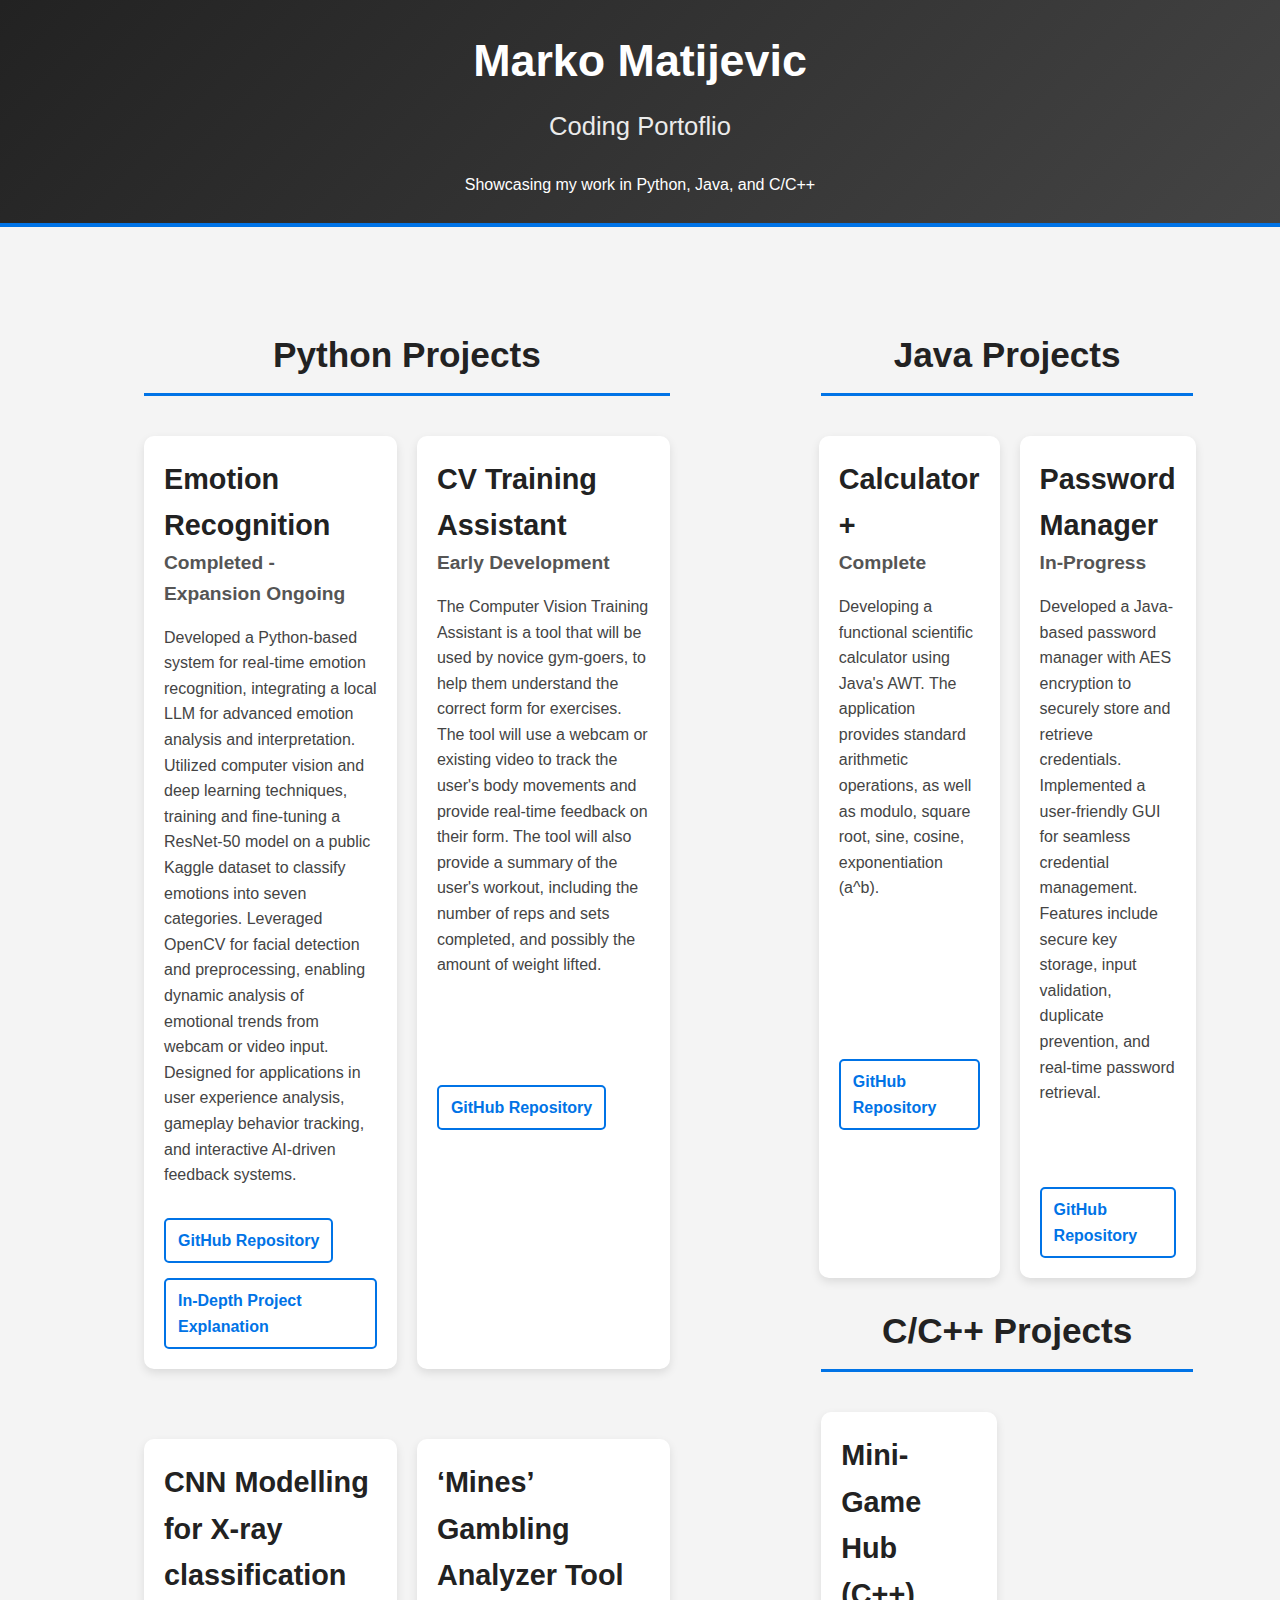
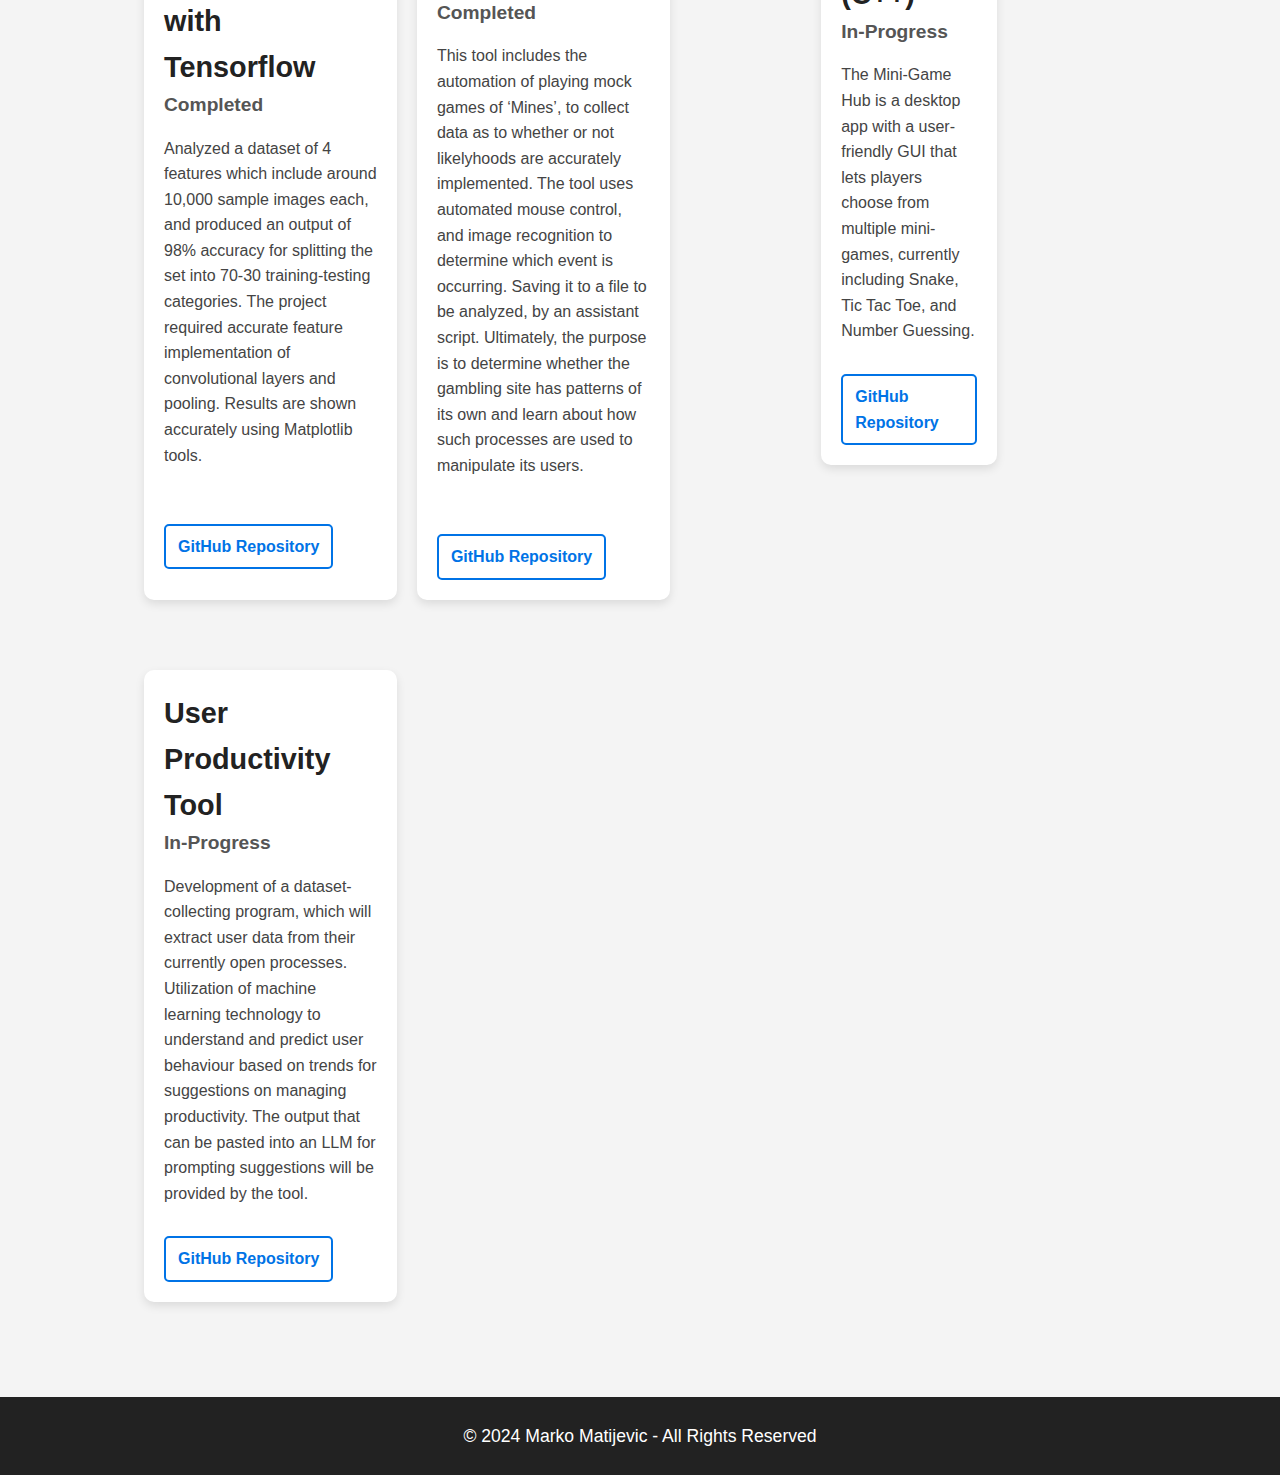
<file: index.html>
<!DOCTYPE html>
<html lang="en">
<head>
    <meta charset="UTF-8">
    <meta name="viewport" content="width=device-width, initial-scale=1.0">
    <title>Portfolio - Marko Matijevic</title>
    <link rel="stylesheet" href="styles.css">
</head>
<body>
    <header>
        <h1>Marko Matijevic</h1>
        <h2>Coding Portoflio</h2>
        <p><br />Showcasing my work in Python, Java, and C/C++</p>

    </header>

    <!-- <nav>
        <ul>
            <li><a href="#java-projects">Java</a></li>
            <li><a href="#cpp-projects">C/C++</a></li>
            <li><a href="#python-projects">Python</a></li>
            <li><a href="#about">About</a></li>
            <li><a href="#contact">Contact</a></li>
        </ul>
    </nav>-->

    <main>
        <div class="project-container">
            <section class="project-section">
                <h2>Python Projects</h2>
                <div class="Main-Projects">
                    <div class="project">
                        <h3>Emotion Recognition</h3>
                        <h4>Completed - Expansion Ongoing</h4>
                        <p>
                            Developed a Python-based system for real-time emotion recognition, integrating a local LLM for advanced emotion analysis and interpretation.
                            Utilized computer vision and deep learning techniques, training and fine-tuning a ResNet-50 model on a public Kaggle dataset to classify emotions 
                            into seven categories. Leveraged OpenCV for facial detection and preprocessing, enabling dynamic analysis of emotional trends from webcam or video input.
                            Designed for applications in user experience analysis, gameplay behavior tracking, and interactive AI-driven feedback systems.

                        </p>
                        <a href="https://github.com/marko-604/Emotion-Recognition" target="_blank">GitHub Repository</a>
                        <a href="Emotion-Landing.html">In-Depth Project Explanation </a>


                    </div>

                    <div class="project">
                        <h3>CV Training Assistant</h3>
                        <h4>Early Development</h4>
                        <p>
                            The Computer Vision Training Assistant is a tool that will be used by novice gym-goers, to help them understand the correct form for exercises.
                            The tool will use a webcam or existing video to track the user's body movements and provide real-time feedback on their form.
                            The tool will also provide a summary of the user's workout, including the number of reps and sets completed, and possibly the amount of weight lifted.<br /><br /><br /><br />

                        </p>
                        <a href="https://github.com/marko-604/TrainingAssistant" target="_blank">GitHub Repository</a>

                    </div>


                    <div class="project">
                        <h3>
                            CNN Modelling for X-ray classification with
                            Tensorflow
                        </h3>
                        <h4>Completed</h4>

                        <p>
                            Analyzed a dataset of 4 features which include
                            around 10,000 sample images each, and produced
                            an output of 98% accuracy for splitting the set
                            into 70-30 training-testing categories. The project
                            required accurate feature implementation of
                            convolutional layers and pooling. Results are shown
                            accurately using Matplotlib tools.<br /><br />
                        </p>
                        <a href="https://github.com/marko-604/CNN-Modelling-for-X-ray-classification-with-Tensorflow" target="_blank">GitHub Repository</a>
                    </div>

                    <div class="project">
                        <h3>‘Mines’ Gambling Analyzer Tool</h3>
                        <h4>Completed</h4>
                        <p>
                            This tool includes the automation of playing mock games of ‘Mines’, to collect data as to whether or not likelyhoods are accurately implemented.
                            The tool uses automated mouse control, and image recognition to determine which event is occurring. Saving it to a file to be analyzed, by an assistant script.
                            Ultimately, the purpose is to determine whether the gambling site has patterns of its own and learn about how such processes are used to manipulate its users.<br /><br />
                        </p>
                        <a href="https://github.com/marko-604/AutomaticMiningTool" target="_blank">GitHub Repository</a>

                    </div>

                    <div class="project">
                        <h3>User Productivity Tool</h3>
                        <h4>In-Progress</h4>
                        <p>
                            Development of a dataset-collecting program, which will
                            extract user data from their currently open processes.
                            Utilization of machine learning technology to understand
                            and predict user behaviour based on trends for
                            suggestions on managing productivity. The output that
                            can be pasted into an LLM for prompting suggestions
                            will be provided by the tool.
                        </p>
                        <a href="https://github.com/marko-604/Window_TrackingProject_MPP-s" target="_blank">GitHub Repository</a>

                    </div>
<br />
                </div>
            </section>

            <div class="secondary">
                <!-- Java Projects Section -->
                    <h2>Java Projects</h2>
                    <div class="project-grid">
                        <div class="project">
                            <h3>Calculator +</h3>
                            <h4>Complete</h4>
                            <p>
                                Developing a functional scientific calculator using Java's AWT.
                                The application provides standard arithmetic operations, as well as modulo, square root,
                                sine, cosine, exponentiation (a^b).<br /><br /><br /><br /><br /><br />
                            </p>
                            <a href="https://github.com/marko-604/Calculator_Plus" target="_blank">GitHub Repository</a>
                        </div>
                        <div class="project">
                            <h3>Password Manager</h3>
                            <h4>In-Progress</h4>

                            <p>
                                Developed a Java-based password manager with AES encryption to securely store and retrieve credentials.
                                Implemented a user-friendly GUI for seamless credential management. Features include secure key storage,
                                input validation, duplicate prevention, and real-time password retrieval.<br /><br /><br />
                            </p>
                            <a href="https://github.com/marko-604/PasswordManager" target="_blank">GitHub Repository</a>
                        </div>
                    </div>

                <!-- C/C++ Projects Section -->
                    <h2>C/C++ Projects</h2>
                    <div class="project-grid">
                        <div class="project">
                            <h3>Mini-Game Hub (C++)</h3>
                            <h4>In-Progress</h4>
                            <p>
                                The Mini-Game Hub is a desktop app with a user-friendly GUI that lets players choose from
                                multiple mini-games, currently including Snake, Tic Tac Toe, and Number Guessing.
                            </p>
                            <a href="https://github.com/marko-604/Mini-Game-Hub" target="_blank">GitHub Repository</a>
                        </div>
                    </div>

            </div>
        </div>
    </main>

    <footer>
        <p>&copy; 2024 Marko Matijevic - All Rights Reserved</p>
    </footer>
</body>
</html>
</file>
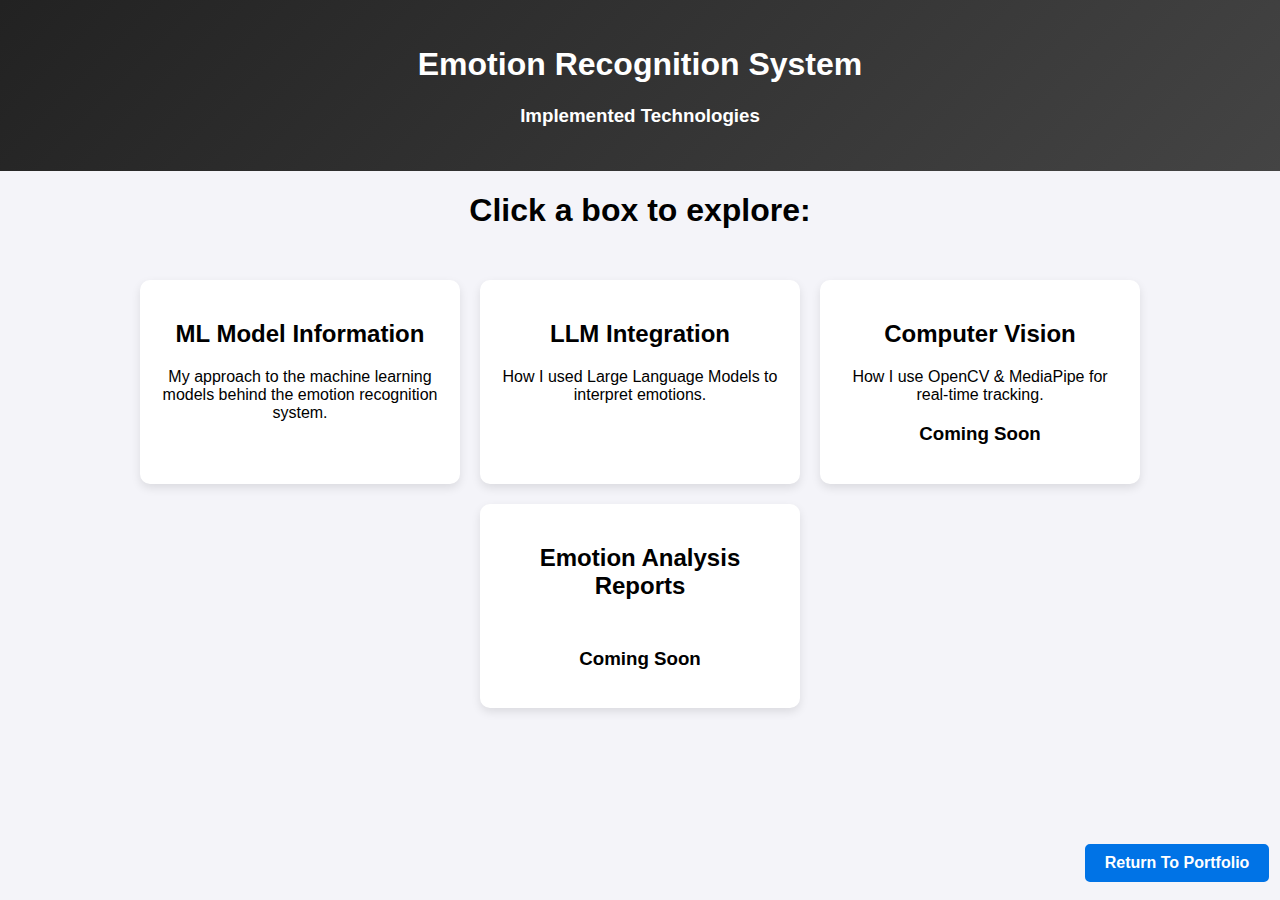
<file: Emotion-Landing.html>
﻿<!DOCTYPE html>
<html lang="en">
<head>
    <meta charset="UTF-8">
    <meta name="viewport" content="width=device-width, initial-scale=1.0">
    <title>Emotion Recognition </title>
    <link rel="stylesheet" href="emo-landing.css">
</head>
<body>
    <header>
        <h1>Emotion Recognition System</h1>
        <h3>Implemented Technologies</h3>
    </header>

    <h1>Click a box to explore:</h1>

    <section class="container">
        <div class="card" onclick="location.href='emotionReco.html'">
            <h2>ML Model Information</h2>
            <p>My approach to the machine learning models behind the emotion recognition system.</p>
        </div>

        <div class="card" onclick="location.href='llm-integration.html'">
            <h2>LLM Integration</h2>
            <p>How I used Large Language Models to interpret emotions.</p>
        </div>

        <div class="card" onclick="location.href='computer-vision.html'">
            <h2>Computer Vision</h2>
            <p>How I use OpenCV & MediaPipe for real-time tracking.</p>
            <h3>Coming Soon</h3>
        </div>

        <div class="card" onclick="location.href='emotion-reports.html'">
            <h2>Emotion Analysis Reports<br /><br /></h2>
            <h3>Coming Soon</h3>
        </div>
    </section>
    <div id="return">

        <a href="index.html">Return To Portfolio</a>


    </div>
</body>
</html>
</file>
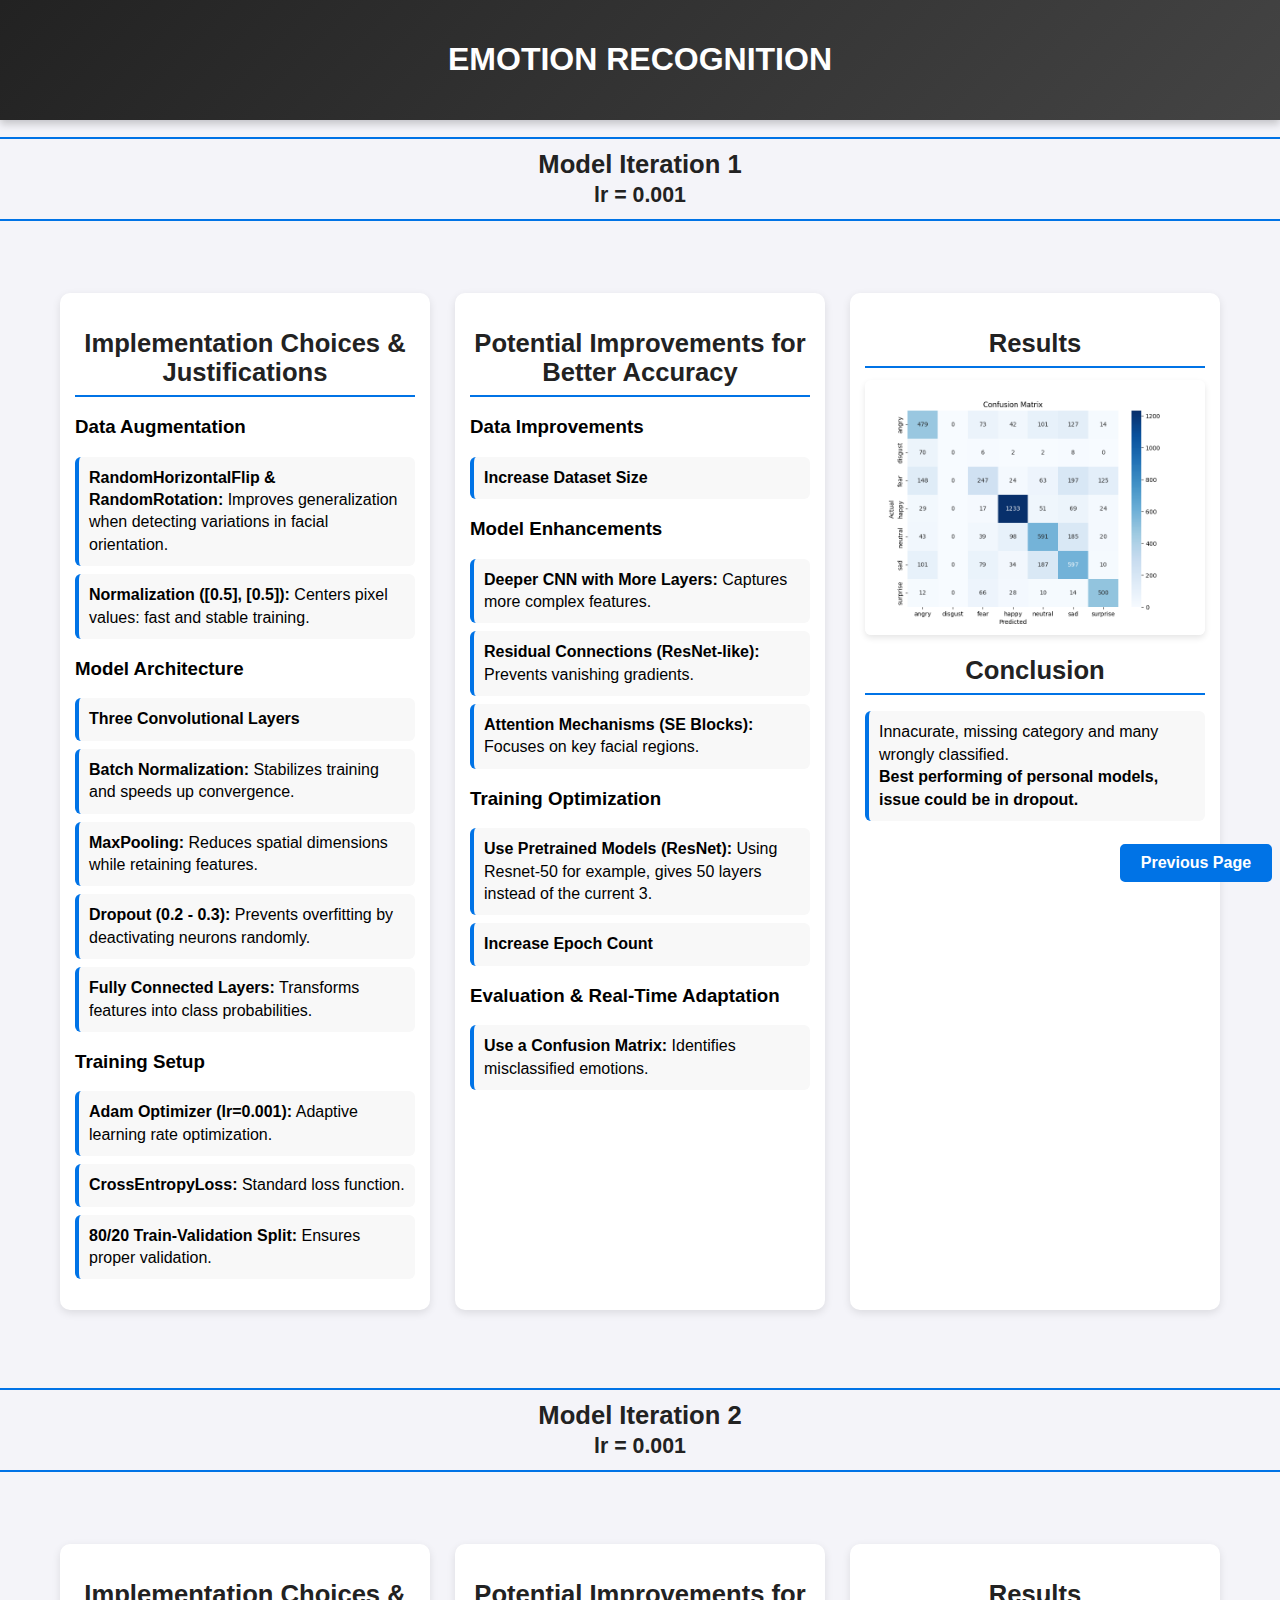
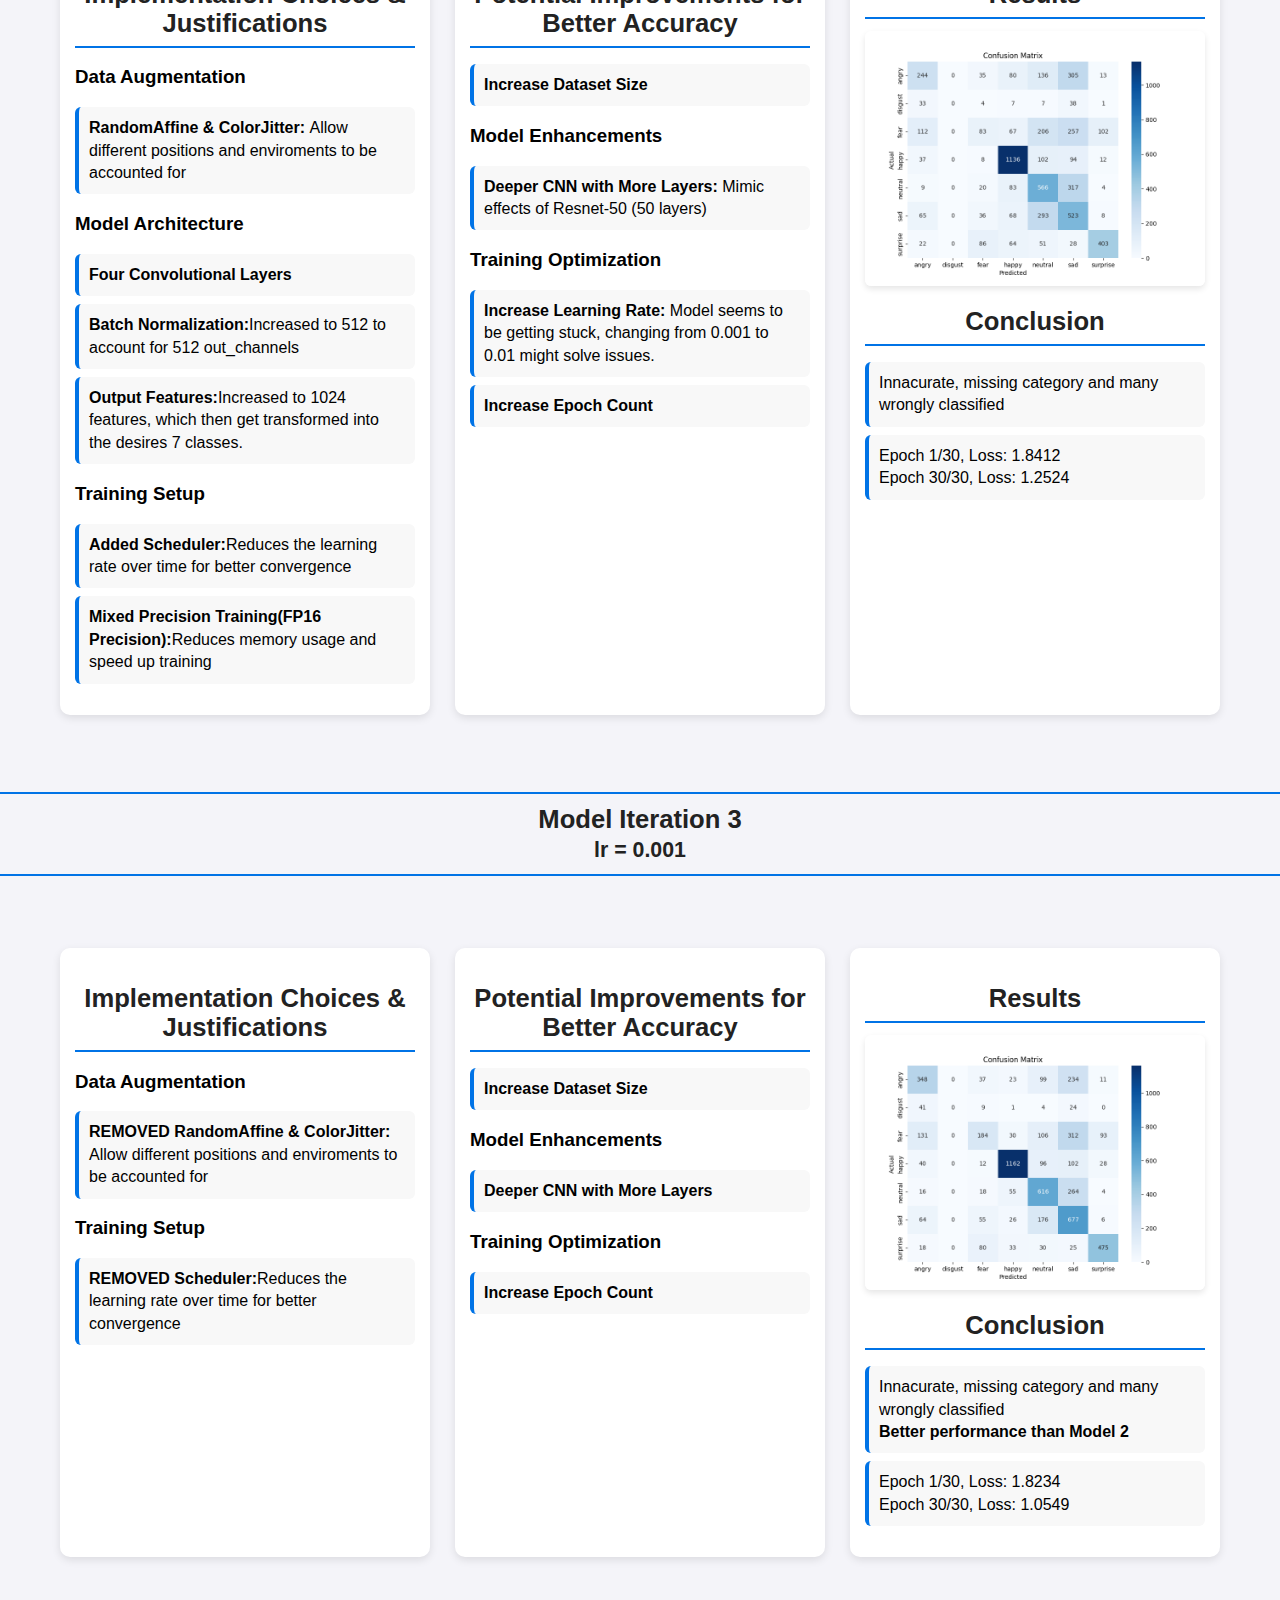
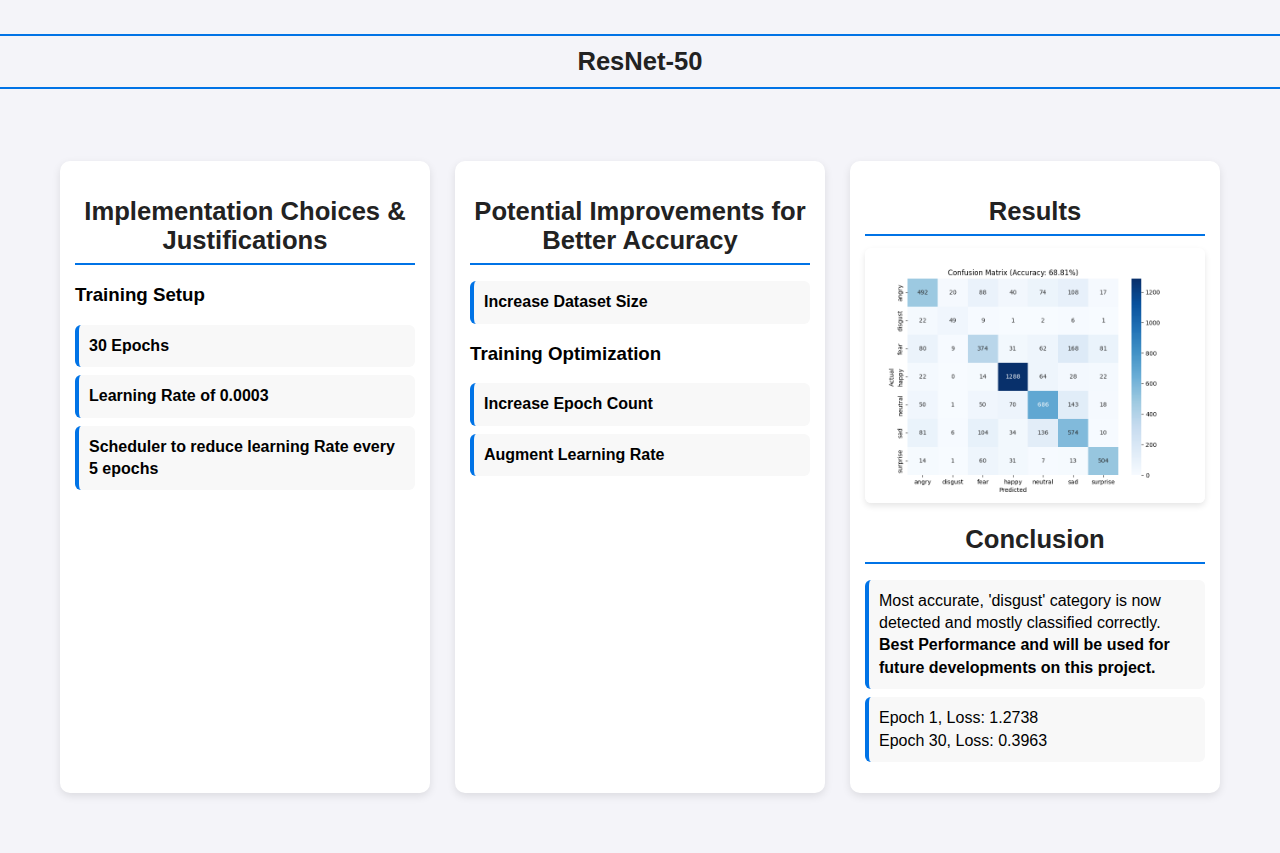
<file: emotionReco.html>
﻿<!DOCTYPE html>

<html lang="en" xmlns="http://www.w3.org/1999/xhtml">
<head>
    <meta charset="utf-8" />
    <title>Emotion-Recognition</title>
    <link rel="stylesheet" href="emotion-style.css">

</head>
<body>


    <header>
        <h1>Emotion Recognition</h1>
    </header>
    <h1 class="heading">Model Iteration 1 <br /> <small>lr = 0.001</small></h1>
    <div class="emotion-container">
        <!--
            <div class="emotion-section">

                    <h2>Objectives</h2>
                    <ul>
                        <li>
                            Create opportunities for product users to analyze behavioural responses from video, live
                            or recorded.
                        </li>
                        <li>
                            The product aims to simplify the process of “subject” feedback and provide
                            developers, editors, and/or other users, with an extensive report of behavioural patterns
                            at precise events/times.
                        </li>
                        <li>
                            If integrated directly into the process which is being analyzed, trigger events can easily
                            be implemented to quickly provide relevant information.
                            ex) Before a boss fight, “trigger event” to provide the tracking program with a
                            timestamp that it wants to analyze and see if developer visions match user reactions.
                        </li>
                    </ul>

                </div>
        -->
        <div class="emotion-section">

            <h2>Implementation Choices & Justifications</h2>


            <h3>Data Augmentation</h3>
            <ul>
                <li><strong>RandomHorizontalFlip & RandomRotation:</strong> Improves generalization when detecting variations in facial orientation.</li>
                <li><strong>Normalization ([0.5], [0.5]):</strong> Centers pixel values: fast and stable training.</li>
            </ul>
            <h3>Model Architecture</h3>
            <ul>
                <li><strong>Three Convolutional Layers</strong></li>
                <li><strong>Batch Normalization:</strong> Stabilizes training and speeds up convergence.</li>
                <li><strong>MaxPooling:</strong> Reduces spatial dimensions while retaining features.</li>
                <li><strong>Dropout (0.2 - 0.3):</strong> Prevents overfitting by deactivating neurons randomly.</li>
                <li><strong>Fully Connected Layers:</strong> Transforms features into class probabilities.</li>
            </ul>
            <h3>Training Setup</h3>
            <ul>
                <li><strong>Adam Optimizer (lr=0.001):</strong> Adaptive learning rate optimization.</li>
                <li><strong>CrossEntropyLoss:</strong> Standard loss function.</li>
                <li><strong>80/20 Train-Validation Split:</strong> Ensures proper validation.</li>
            </ul>
        </div>
        <div class="emotion-section">

            <h2>Potential Improvements for Better Accuracy</h2>

            <h3>Data Improvements</h3>
            <ul>
                <li><strong>Increase Dataset Size</strong></li>
            </ul>
            <h3>Model Enhancements</h3>
            <ul>
                <li><strong>Deeper CNN with More Layers:</strong> Captures more complex features.</li>
                <li><strong>Residual Connections (ResNet-like):</strong> Prevents vanishing gradients.</li>
                <li><strong>Attention Mechanisms (SE Blocks):</strong> Focuses on key facial regions.</li>
            </ul>

            <h3>Training Optimization</h3>
            <ul>
                <li><strong>Use Pretrained Models (ResNet):</strong> Using Resnet-50 for example, gives 50 layers instead of the current 3.</li>
                <li><strong>Increase Epoch Count</strong></li>
            </ul>
            <h3>Evaluation & Real-Time Adaptation</h3>
            <ul>
                <li><strong>Use a Confusion Matrix:</strong> Identifies misclassified emotions.</li>
            </ul>


        </div>




        <div class="emotion-section">
            <h2>Results</h2>
            <img src="confusion_matrix_V1.png" alt="conf-matrix_V1" />
            <h2>Conclusion</h2>
            <ul>
                <li>Innacurate, missing category and many wrongly classified. <br /> <strong>Best performing of personal models, issue could be in dropout.</strong> </li>
            </ul>
        </div>

    </div>

    <h1 class="heading">Model Iteration 2 <br /> <small>lr = 0.001</small></h1>
    <div class="emotion-container">
        <div class="emotion-section">

            <h2>Implementation Choices & Justifications</h2>
            <h3>Data Augmentation</h3>
            <ul>
                <li> <strong>RandomAffine & ColorJitter: </strong> Allow different positions and enviroments to be accounted for</li>
            </ul>
            <h3>Model Architecture</h3>
            <ul>
                <li><strong>Four Convolutional Layers</strong></li>
                <li><strong>Batch Normalization:</strong>Increased to 512 to account for 512 out_channels</li>
                <li><strong>Output Features:</strong>Increased to 1024 features, which then get transformed into the desires 7 classes.</li>
            </ul>

            <h3>Training Setup</h3>
            <ul>
                <li><strong>Added Scheduler:</strong>Reduces the learning rate over time for better convergence</li>
                <li><strong>Mixed Precision Training(FP16 Precision):</strong>Reduces memory usage and speed up training</li>
            </ul>

        </div>
        <div class="emotion-section">

            <h2>Potential Improvements for Better Accuracy</h2>
            <ul>
                <li><strong>Increase Dataset Size</strong></li>
            </ul>

            <h3>Model Enhancements</h3>
            <ul>
                <li><strong>Deeper CNN with More Layers:</strong> Mimic effects of Resnet-50 (50 layers)</li>
            </ul>


            <h3>Training Optimization</h3>
            <ul>
                <li><strong>Increase Learning Rate:</strong> Model seems to be getting stuck, changing from 0.001 to 0.01 might solve issues.</li>
                <li><strong>Increase Epoch Count</strong></li>
            </ul>
        </div>

        <div class="emotion-section">
            <h2>Results</h2>
            <img src="confusion_matrix_V2.png" alt="conf-matrix_v2" />
            <h2>Conclusion</h2>
            <ul>
                <li>Innacurate, missing category and many wrongly classified </li>
                <li>
                    Epoch 1/30, Loss: 1.8412<br /> Epoch 30/30, Loss: 1.2524
                </li>
            </ul>

        </div>

    </div>


    <h1 class="heading">Model Iteration 3 <br /> <small>lr = 0.001</small></h1>
    <div class="emotion-container">
        <div class="emotion-section">

            <h2>Implementation Choices & Justifications</h2>
            <h3>Data Augmentation</h3>
            <ul>
                <li> <strong> REMOVED RandomAffine & ColorJitter: </strong> Allow different positions and enviroments to be accounted for</li>
            </ul>
        

            <h3>Training Setup</h3>
            <ul>
                <li><strong>REMOVED Scheduler:</strong>Reduces the learning rate over time for better convergence</li>
            </ul>

        </div>
        <div class="emotion-section">

            <h2>Potential Improvements for Better Accuracy</h2>
            <ul>
                <li><strong>Increase Dataset Size</strong></li>
            </ul>

            <h3>Model Enhancements</h3>
            <ul>
                <li><strong>Deeper CNN with More Layers</strong></li>
            </ul>


            <h3>Training Optimization</h3>
            <ul>
                <li><strong>Increase Epoch Count</strong></li>
            </ul>
        </div>

        <div class="emotion-section">
            <h2>Results</h2>
            <img src="confusion_matrix_V3.png" alt="conf-matrix_v2" />
            <h2>Conclusion</h2>
            <ul>
                <li>Innacurate, missing category and many wrongly classified<br /><strong>Better performance than Model 2</strong>  </li>
                <li>
                    Epoch 1/30, Loss: 1.8234  <br /> Epoch 30/30, Loss: 1.0549

                </li>
            </ul>

        </div>

    </div>



    <h1 class="heading">ResNet-50 <br /> <small></small></h1>
    <div class="emotion-container">
        <div class="emotion-section">

            <h2>Implementation Choices & Justifications</h2>
            <h3>Training Setup</h3>
            <ul>
                <li><strong>30 Epochs</strong></li>
                <li><strong>Learning Rate of 0.0003</strong></li>
                <li><strong>Scheduler to reduce learning Rate every 5 epochs</strong></li>

            </ul>

        </div>
        <div class="emotion-section">

            <h2>Potential Improvements for Better Accuracy</h2>
            <ul>
                <li><strong>Increase Dataset Size</strong></li>
            </ul>

           
            <h3>Training Optimization</h3>
            <ul>
                <li><strong>Increase Epoch Count</strong></li>
                <li><strong>Augment Learning Rate</strong></li>
            </ul>
        </div>

        <div class="emotion-section">
            <h2>Results</h2>
            <img src="confusion_matrix_ResNet50.png" alt="conf-matrix_ResNet50" />
            <h2>Conclusion</h2>
            <ul>
                <li>Most accurate, 'disgust' category is now detected and mostly classified correctly.<br /><strong>Best Performance and will be used for future developments on this project.</strong>  </li>

                <li>
                    Epoch 1, Loss: 1.2738 <br />Epoch 30, Loss: 0.3963
                </li>
            </ul>


        </div>
    </div>










    <div id="return">

        <a href="Emotion-Landing.html">Previous Page</a>


    </div>

    <!--<img src="sample-run.png" alt="faces" /> -->

</body>
</html>
</file>
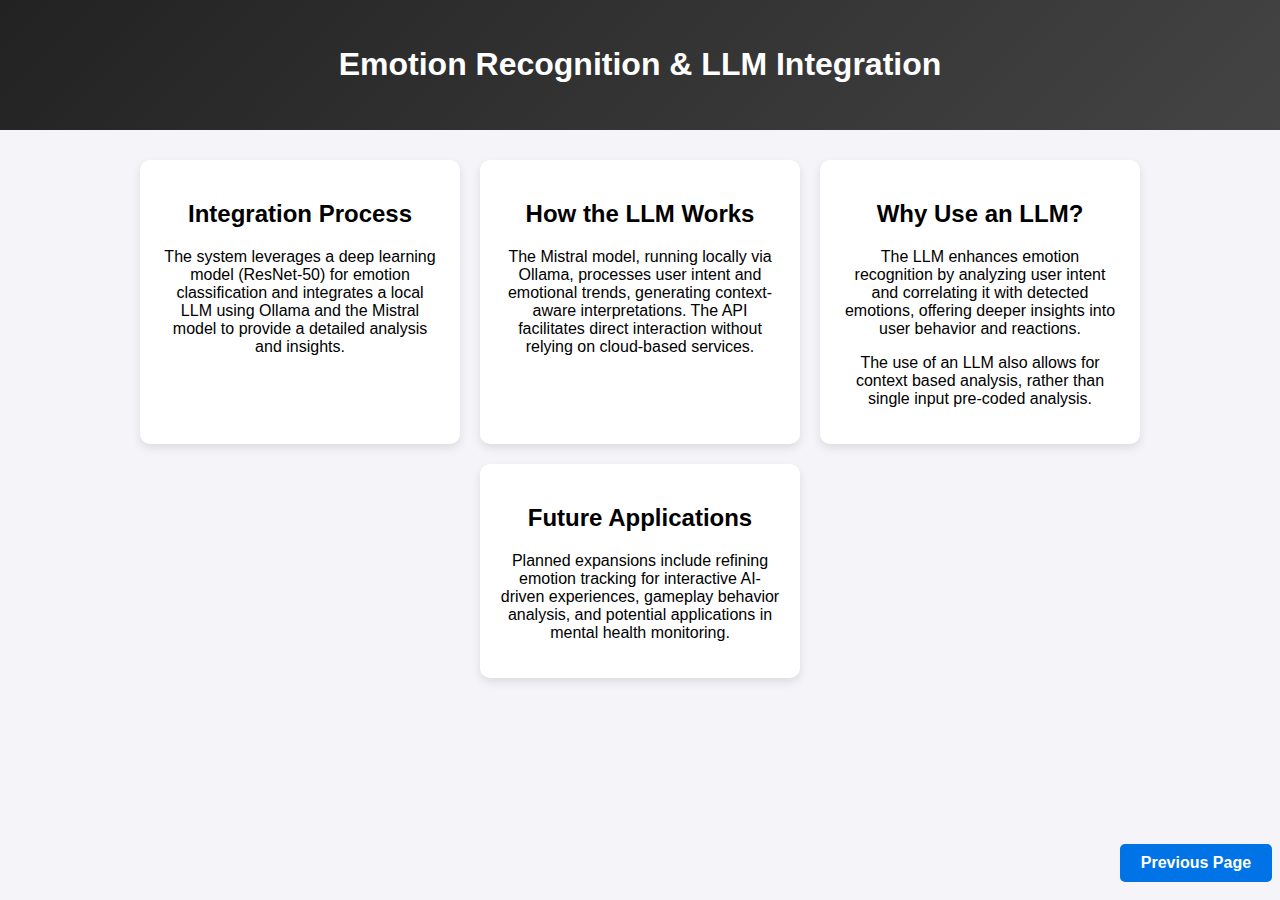
<file: llm-integration.html>
﻿<!DOCTYPE html>
<html lang="en" xmlns="http://www.w3.org/1999/xhtml">
<head>
    <meta charset="utf-8" />
    <title>LLM API Implementation</title>
    <link rel="stylesheet" href="emo-landing.css">
</head>
<body>
    <header>
        <h1>Emotion Recognition & LLM Integration</h1>
    </header>

    <div class="container">
        <div class="card">
            <h2>Integration Process</h2>
            <p>The system leverages a deep learning model (ResNet-50) for emotion classification and integrates a local LLM using Ollama and the Mistral model to 
            provide a detailed analysis and insights.</p>
        </div>

        <div class="card">
            <h2>How the LLM Works</h2>
            <p>The Mistral model, running locally via Ollama, processes user intent and emotional trends, generating context-aware interpretations. 
            The API facilitates direct interaction without relying on cloud-based services.</p>
        </div>

        <div class="card">
            <h2>Why Use an LLM?</h2>
            <p>The LLM enhances emotion recognition by analyzing user intent and correlating it with detected emotions, offering deeper insights into user behavior and reactions.</p>
            <p>The use of an LLM also allows for context based analysis, rather than single input pre-coded analysis.</p>
        </div>

        <div class="card">
            <h2>Future Applications</h2>
            <p>Planned expansions include refining emotion tracking for interactive AI-driven experiences, gameplay behavior analysis,
            and potential applications in mental health monitoring.</p>
        </div>
    </div>

    <div id="return">
        <a href="Emotion-Landing.html">Previous Page</a>
    </div>
</body>
</html>
</file>
<file: styles.css>
* {
    margin: 0;
    padding: 0;
    box-sizing: border-box;
}

body {
    font-family: 'Inter', sans-serif;
    background-color: #f4f4f4;
    color: #333;
    line-height: 1.6;
}

header {
    background: linear-gradient(135deg, #222, #444);
    color: #fff;
    padding: 25px 15px;
    text-align: center;
    border-bottom: 4px solid #0073e6;
}

    header h1 {
        font-size: 2.8em;
        margin-bottom: 0.2em;
    }

    header h2 {
        font-size: 1.6em;
        font-weight: 300;
        opacity: 0.9;
    }

main {
    max-width: 100%;
    margin: 30px auto;
    padding: 20px;

}

.project-container{
    display: flex;

    gap: 20px;

}
.project-section {
    margin-top: 50px;
    max-width: 63%;
    padding-left: 10%;

}
.project-grid{

   display: grid;
    grid-template-columns: repeat(2, 1fr); /* Creates 2 equal columns */
    gap: 20px; /* Adjust spacing between cards */
    justify-content: center;


}

.secondary {
    margin-top: 50px;

    width: 30%;
}

.secondary h2 {
    font-size: 2.2em;
    color: #222;
    border-bottom: 3px solid #0073e6;
    padding-bottom: 10px;
    margin: auto;
    text-align: center;
    max-width: 100%;
    margin-bottom: 15px;
}

.Main-Projects {
    display: grid;
    grid-template-columns: repeat(2, 1fr); /* Creates 2 equal columns */
    gap: 20px; /* Adjust spacing between cards */
    justify-content: center;
    width: 80%;
}

.project-section h2 {
    font-size: 2.2em;
    color: #222;
    border-bottom: 3px solid #0073e6;
    padding-bottom: 10px;
    max-width: 80%;
    text-align: center;
    margin-bottom: 15px;
}

.emotion-section {
    background: #fff;
    margin: 25px 0;
    padding: 20px;
    border-radius: 10px;
    box-shadow: 0 4px 10px rgba(0, 0, 0, 0.1);
    transition: transform 0.3s ease, box-shadow 0.3s ease;
    width: 35%;

}

    .emotion-section h2 {
        font-size: 2.2em;
        color: #222;
        border-bottom: 3px solid #0073e6;
        padding-bottom: 10px;
        max-width: 100%;
        text-align: center;
        margin-bottom: 15px;
    }

.emotion-section li{
    padding: 10px;
}

.emotion-container {
    display: grid;
    gap: 20px;
    justify-content: center;
    grid-template-columns: repeat(1);
}

.project {
    background: #fff;
    margin: 25px 0;
    padding: 20px;
    border-radius: 10px;
    box-shadow: 0 4px 10px rgba(0, 0, 0, 0.1);
    transition: transform 0.3s ease, box-shadow 0.3s ease;
}

    .project:hover {
        transform: translateY(-5px);
        box-shadow: 0 6px 15px rgba(0, 0, 0, 0.15);
    }

    .project h3 {
        font-size: 1.8em;
        color: #222;
    }

    .project h4 {
        font-size: 1.2em;
        color: #555;
        margin-bottom: 10px;
    }

    .project p {
        margin: 15px 0;
        color: #444;
    }

    .project a {
        display: inline-block;
        margin-top: 15px;
        color: #0073e6;
        text-decoration: none;
        font-weight: bold;
        padding: 8px 12px;
        border: 2px solid #0073e6;
        border-radius: 5px;
        transition: all 0.3s ease;
    }

        .project a:hover {
            background: #0073e6;
            color: #fff;
            text-decoration: none;
        }




footer {
    text-align: center;
    padding: 25px;
    background: #222;
    color: #fff;
    margin-top: 50px;
    font-size: 1.1em;
}

nav {
    background: #333;
    padding: 12px 0;
}

    nav ul {
        list-style: none;
        display: flex;
        justify-content: center;
        gap: 15px;
    }

        nav ul li a {
            text-decoration: none;
            color: white;
            font-weight: bold;
            padding: 10px 15px;
            border-radius: 5px;
            transition: background 0.3s, transform 0.2s;
        }

            nav ul li a:hover {
                background: #575757;
                transform: scale(1.05);
            }

@media (max-width: 768px) {
    main {
        width: 95%;
        padding: 15px;
    }

    .project {
        padding: 15px;
    }

    header h1 {
        font-size: 2.2em;
    }

    header h2 {
        font-size: 1.4em;
    }
}
</file>
<file: emo-landing.css>
﻿/* Global Styles */
body {
    font-family: Arial, sans-serif;
    margin: 0;
    padding: 0;
    background-color: #f4f4f9;
    text-align: center;
}

/* Header */
header {
    background: linear-gradient(135deg, #222, #444);
    color: #fff;
    padding: 25px 15px;
    text-align: center;
}

/* Container */
.container {
    display: flex;
    flex-wrap: wrap;
    justify-content: center;
    gap: 20px;
    padding: 30px;
}

/* Cards */
.card {
    background: white;
    padding: 20px;
    border-radius: 10px;
    box-shadow: 0 4px 10px rgba(0, 0, 0, 0.1);
    width: 280px;
    cursor: pointer;
    transition: transform 0.3s ease, box-shadow 0.3s ease;
}

    .card:hover {
        transform: translateY(-5px);
        box-shadow: 0 6px 15px rgba(0, 0, 0, 0.2);
    }

/* Responsive */
@media (max-width: 768px) {
    .container {
        flex-direction: column;
        align-items: center;
    }
}


a {
    display: inline-block;
    margin-top: 15px;
    color: #0073e6;
    text-decoration: none;
    font-weight: bold;
    padding: 8px 12px;
    border: 2px solid #0073e6;
    background: #0073e6;
    border-radius: 5px;
    transition: all 0.3s ease;
    width: 90%;
    height: 5%;
    color: #fff;
    text-align: center;
}

    a:hover {
        background: #0073e6;
        color: #fff;
        text-decoration: none;
    }

#return {
    position: fixed;
    bottom: 10px;
    right: 10px;
    text-align: center;
    padding: 8px 12px;
    border-radius: 5px;
    z-index: 1000;
}
</file>
<file: emotion-style.css>
﻿/* Global Styling */
body {
    font-family: Arial, sans-serif;
    background-color: #f4f4f9;
    margin: 0;
    padding: 0;
}

/* Header */
header {
    background: linear-gradient(135deg, #222, #444);
    color: white;
    text-align: center;
    padding: 20px;
    font-weight: bold;
    text-transform: uppercase;
    box-shadow: 0 4px 8px rgba(0, 0, 0, 0.2);
}

/* Main Container */
.emotion-container {
    display: grid;
    grid-template-columns: repeat(auto-fit, minmax(350px, 1fr));
    gap: 25px;
    justify-content: center;
    padding: 60px;
}

/* Section Styling */
.emotion-section {
    background: white;
    height: auto;
    padding: 15px;
    border-radius: 10px;
    box-shadow: 0 3px 8px rgba(0, 0, 0, 0.1);
    transition: transform 0.2s ease, box-shadow 0.2s ease;
}

    .emotion-section:hover {
        transform: translateY(-3px);
        box-shadow: 0 5px 12px rgba(0, 0, 0, 0.15);
    }

    /* Section Headers */
    .emotion-section h2 {
        font-size: 1.6em;
        color: #222;
        border-bottom: 2px solid #0073e6;
        padding-bottom: 8px;
        margin-bottom: 12px;
        text-align: center;
    }

    /* List Styling */
    .emotion-section ul {
        list-style-type: none;
        padding: 0;
        font-size: 1em;
    }

    .emotion-section li {
        background: #f8f8f8;
        padding: 10px;
        margin: 8px 0;
        border-radius: 6px;
        border-left: 4px solid #0073e6;
        font-size: 1em;
        line-height: 1.4;
    }

    /* Images */
    .emotion-section img {
        display: block;
        max-width: 100%;
        height: auto;
        border-radius: 6px;
        box-shadow: 0 3px 6px rgba(0, 0, 0, 0.1);
        margin: 10px auto;
        transition: transform 0.2s ease;
    }

        .emotion-section img:hover {
            transform: scale(1.03);
        }

/* Responsive Design */
@media (max-width: 768px) {
    .emotion-container {
        grid-template-columns: repeat(auto-fit, minmax(280px, 1fr));
    }
}

a {
    display: inline-block;
    margin-top: 15px;
    color: #0073e6;
    text-decoration: none;
    font-weight: bold;
    padding: 8px 12px;
    border: 2px solid #0073e6;
    background: #0073e6;
    border-radius: 5px;
    transition: all 0.3s ease;
    width: 90%;
    height: 5%;
    color: #fff;
    text-align: center;
}

    a:hover {
        background: #0073e6;
        color: #fff;
        text-decoration: none;
    }

#return {
    position: fixed; 
    bottom: 10px; 
    right: 10px; 
    text-align: center;
    padding: 8px 12px; 
    border-radius: 5px;
    z-index: 1000;
}


.heading {
    font-size: 1.6em;
    color: #222;
    border-bottom: 2px solid #0073e6;
    border-top: 2px solid #0073e6;
    padding-top: 11px;
    padding-bottom: 11px;
    margin-bottom: 12px;
    text-align: center;

}
</file>
